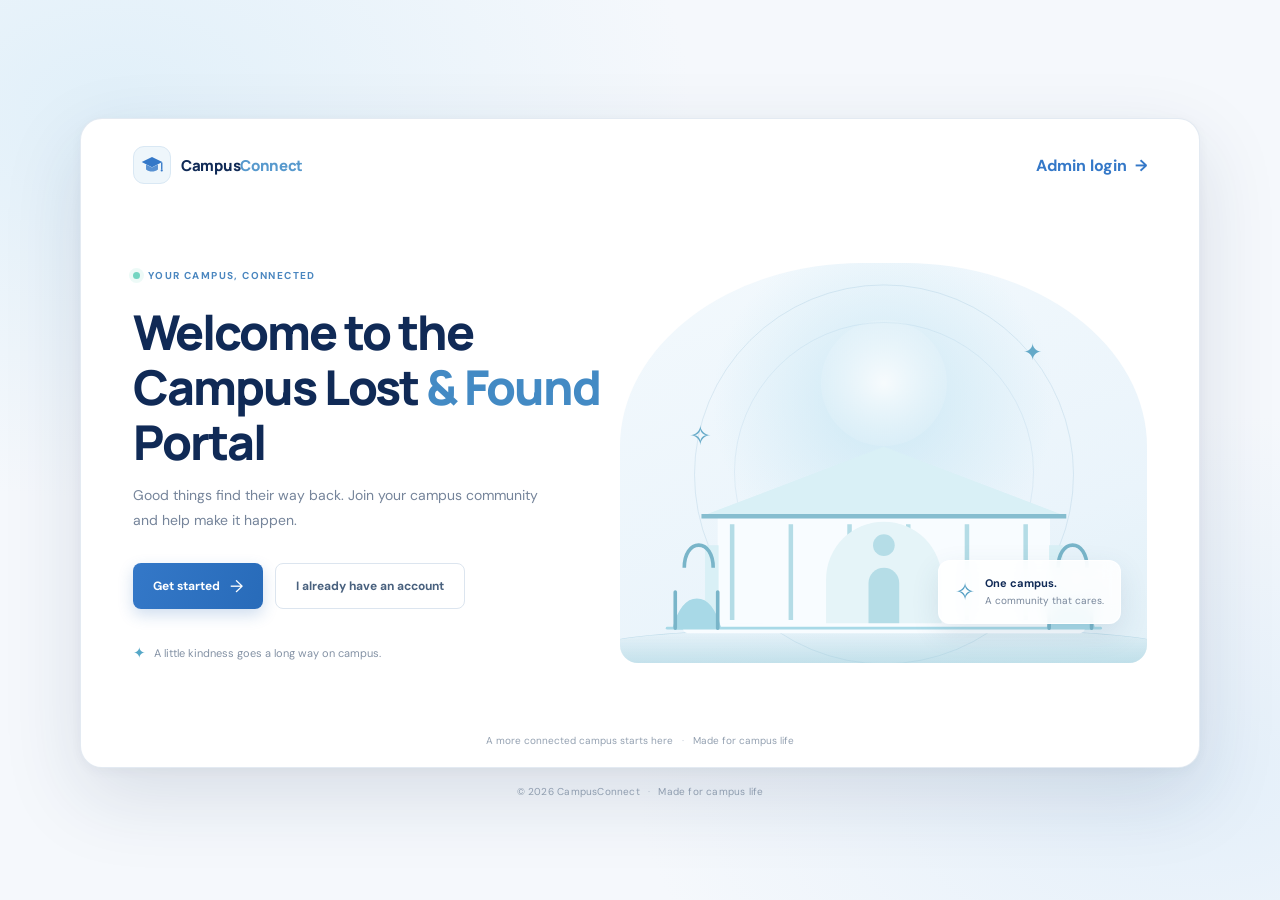
<file: index.html>
<!DOCTYPE html>
<html lang="en">
<head>
  <meta charset="UTF-8">
  <meta name="viewport" content="width=device-width, initial-scale=1.0">
  <meta name="theme-color" content="#102a56">
  <meta name="description" content="Student registration and login for the Campus Lost & Found Portal.">
  <title>Campus Lost &amp; Found Portal</title>
  <link rel="preconnect" href="https://fonts.googleapis.com">
  <link rel="preconnect" href="https://fonts.gstatic.com" crossorigin>
  <link href="https://fonts.googleapis.com/css2?family=DM+Sans:wght@400;500;600;700&family=Manrope:wght@400;500;600;700;800&display=swap" rel="stylesheet">
  <link rel="stylesheet" href="style.css">
  <script src="script.js" defer></script>
</head>
<body>
  <main class="page-shell">
    <section class="welcome-screen" id="welcome-view" aria-labelledby="welcome-title">
      <header class="landing-header">
        <a class="landing-brand" href="#" data-view="welcome" aria-label="CampusConnect welcome page">
          <span class="brand-mark" aria-hidden="true">
            <svg viewBox="0 0 48 48" fill="none">
              <path d="M5 18.5 24 9l19 9.5L24 28 5 18.5Z" fill="currentColor"/>
              <path d="M13 23v9.2c6.4 5.2 15.6 5.2 22 0V23l-11 5.5L13 23Z" fill="currentColor" opacity=".8"/>
              <path d="M42 20v11" stroke="currentColor" stroke-width="2.5" stroke-linecap="round"/>
              <circle cx="42" cy="34" r="2" fill="currentColor"/>
            </svg>
          </span>
          <span>Campus<span class="brand-light">Connect</span></span>
        </a>
        <button class="landing-login text-link" type="button" data-view="login">Admin login <span aria-hidden="true">→</span></button>
      </header>

      <div class="landing-content">
        <div class="landing-copy">
          <span class="eyebrow"><span class="eyebrow-dot"></span> YOUR CAMPUS, CONNECTED</span>
          <h1 id="welcome-title">Welcome to the<br>Campus Lost <span>&amp; Found</span> Portal</h1>
          <p>Good things find their way back. Join your campus community and help make it happen.</p>
          <div class="landing-actions">
            <button class="landing-primary" type="button" data-view="register">Get started <span aria-hidden="true">→</span></button>
            <button class="landing-secondary" type="button" data-view="login">I already have an account</button>
          </div>
          <div class="landing-note"><span class="landing-note-icon" aria-hidden="true">✦</span> A little kindness goes a long way on campus.</div>
        </div>

        <div class="landing-art" aria-hidden="true">
          <div class="landing-art-orbit orbit-one"></div>
          <div class="landing-art-orbit orbit-two"></div>
          <div class="landing-art-sun"></div>
          <svg class="landing-building" viewBox="0 0 560 300" fill="none">
            <path d="M40 266h480" stroke="#A8D9E7" stroke-width="3" stroke-linecap="round"/>
            <path d="M96 266V140h368v126" fill="#F8FCFF"/>
            <path d="M78 142h404L280 65 78 142Z" fill="#D9F0F6"/>
            <path d="M78 142h404" stroke="#86BDCF" stroke-width="5"/>
            <path d="M112 151v106M177 151v106M242 151v106M307 151v106M372 151v106M437 151v106" stroke="#B4DCE6" stroke-width="5"/>
            <path d="M216 266v-54a64 64 0 0 1 128 0v54" fill="#E5F4F8"/>
            <path d="M263 266v-50a17 17 0 0 1 34 0v50" fill="#B5DDE7"/>
            <path d="M268 174a12 12 0 1 0 24 0 12 12 0 0 0-24 0Z" fill="#B5DDE7"/>
            <path d="M82 266V174h15v92M463 266V174h15v92" fill="#D9F0F6"/>
            <path d="M72 266h416" stroke="#86BDCF" stroke-width="5"/>
            <path d="M63 266h434" stroke="#F8FCFF" stroke-width="11" stroke-linecap="round"/>
            <path d="M50 266h460" stroke="#A8D9E7" stroke-width="3" stroke-linecap="round"/>
            <path d="M46 266c6-22 15-33 27-33s21 11 27 33M460 266c6-22 15-33 27-33s21 11 27 33" fill="#A8D9E7"/>
            <path d="M49 266v-40M96 266v-40M463 266v-40M510 266v-40" stroke="#79B5C9" stroke-width="4" stroke-linecap="round"/>
            <path d="M59 199c0-15 7-25 16-25s16 10 16 25M473 199c0-15 7-25 16-25s16 10 16 25" stroke="#79B5C9" stroke-width="4"/>
          </svg>
          <div class="landing-art-ground"></div>
          <div class="landing-art-card">
            <span class="landing-art-card-icon" aria-hidden="true">✧</span>
            <span><strong>One campus.</strong><br>A community that cares.</span>
          </div>
          <span class="landing-star landing-star-one">✦</span>
          <span class="landing-star landing-star-two">✧</span>
        </div>
      </div>
      <footer class="landing-footer">A more connected campus starts here <span>·</span> Made for campus life</footer>
    </section>

    <section class="auth-card" aria-label="Campus Lost and Found student account" hidden>
      <aside class="welcome-panel">
        <a class="brand" href="#" data-view="welcome" aria-label="Campus Lost and Found Portal home">
          <span class="brand-mark" aria-hidden="true">
            <svg viewBox="0 0 48 48" fill="none">
              <path d="M5 18.5 24 9l19 9.5L24 28 5 18.5Z" fill="currentColor"/>
              <path d="M13 23v9.2c6.4 5.2 15.6 5.2 22 0V23l-11 5.5L13 23Z" fill="currentColor" opacity=".8"/>
              <path d="M42 20v11" stroke="currentColor" stroke-width="2.5" stroke-linecap="round"/>
              <circle cx="42" cy="34" r="2" fill="currentColor"/>
            </svg>
          </span>
          <span>Campus<span class="brand-light">Connect</span></span>
        </a>

        <div class="welcome-copy">
          <span class="eyebrow"><span class="eyebrow-dot"></span> YOUR CAMPUS, CONNECTED</span>
          <h1>Campus Lost<br>&amp; Found Portal</h1>
          <p>A little help from your campus community can make a lost item feel found again.</p>
        </div>

        <div class="campus-art" aria-hidden="true">
          <div class="art-sun"></div>
          <div class="art-cloud cloud-one"></div>
          <div class="art-cloud cloud-two"></div>
          <svg class="campus-building" viewBox="0 0 560 300" fill="none">
            <path d="M40 266h480" stroke="#A8D9E7" stroke-width="3" stroke-linecap="round"/>
            <path d="M96 266V140h368v126" fill="#F8FCFF"/>
            <path d="M78 142h404L280 65 78 142Z" fill="#D9F0F6"/>
            <path d="M78 142h404" stroke="#86BDCF" stroke-width="5"/>
            <path d="M112 151v106M177 151v106M242 151v106M307 151v106M372 151v106M437 151v106" stroke="#B4DCE6" stroke-width="5"/>
            <path d="M216 266v-54a64 64 0 0 1 128 0v54" fill="#E5F4F8"/>
            <path d="M263 266v-50a17 17 0 0 1 34 0v50" fill="#B5DDE7"/>
            <path d="M268 174a12 12 0 1 0 24 0 12 12 0 0 0-24 0Z" fill="#B5DDE7"/>
            <path d="M82 266V174h15v92M463 266V174h15v92" fill="#D9F0F6"/>
            <path d="M72 266h416" stroke="#86BDCF" stroke-width="5"/>
            <path d="M63 266h434" stroke="#F8FCFF" stroke-width="11" stroke-linecap="round"/>
            <path d="M50 266h460" stroke="#A8D9E7" stroke-width="3" stroke-linecap="round"/>
            <path d="M46 266c6-22 15-33 27-33s21 11 27 33M460 266c6-22 15-33 27-33s21 11 27 33" fill="#A8D9E7"/>
            <path d="M49 266v-40M96 266v-40M463 266v-40M510 266v-40" stroke="#79B5C9" stroke-width="4" stroke-linecap="round"/>
            <path d="M59 199c0-15 7-25 16-25s16 10 16 25" stroke="#79B5C9" stroke-width="4"/>
            <path d="M473 199c0-15 7-25 16-25s16 10 16 25" stroke="#79B5C9" stroke-width="4"/>
          </svg>
          <div class="art-ground"></div>
          <div class="quote-card">
            <span class="quote-icon" aria-hidden="true">“</span>
            <p>Good things find their way back.</p>
            <span>— Your campus community</span>
          </div>
          <span class="art-sparkle sparkle-one" aria-hidden="true">✦</span>
          <span class="art-sparkle sparkle-two" aria-hidden="true">✧</span>
        </div>

        <p class="panel-footer">A more connected campus starts here.</p>
      </aside>

      <section class="form-panel">
        <div class="mobile-brand" aria-hidden="true">
          <span class="brand-mark">
            <svg viewBox="0 0 48 48" fill="none">
              <path d="M5 18.5 24 9l19 9.5L24 28 5 18.5Z" fill="currentColor"/>
              <path d="M13 23v9.2c6.4 5.2 15.6 5.2 22 0V23l-11 5.5L13 23Z" fill="currentColor" opacity=".8"/>
              <path d="M42 20v11" stroke="currentColor" stroke-width="2.5" stroke-linecap="round"/>
              <circle cx="42" cy="34" r="2" fill="currentColor"/>
            </svg>
          </span>
          <span>Campus<span class="brand-light">Connect</span></span>
        </div>

        <div class="form-content">
          <button class="back-to-welcome text-link" type="button" data-view="welcome"><span aria-hidden="true">←</span> Back to welcome</button>
          <section class="auth-view" id="login-view" aria-labelledby="login-title">
            <div class="form-heading">
              <span class="form-kicker">WELCOME BACK</span>
              <h2 id="login-title">Sign in to your account</h2>
              <p>Pick up where your campus community left off.</p>
            </div>
            <form id="login-form" novalidate>
              <div class="field">
                <label for="login-email">Email address</label>
                <input id="login-email" name="email" type="email" placeholder="you@college.edu" autocomplete="email" required>
              </div>
              <div class="field">
                <div class="label-row">
                  <label for="login-password">Password</label>
                  <button class="text-link forgot-link" id="forgot-password" type="button">Forgot password?</button>
                </div>
                <div class="password-wrap">
                  <input id="login-password" name="password" type="password" placeholder="Enter your password" autocomplete="current-password" required>
                  <button class="visibility-toggle" type="button" data-password-target="login-password" aria-label="Show password" aria-pressed="false">
                    <svg viewBox="0 0 24 24" aria-hidden="true"><path d="M2.5 12s3.2-6 9.5-6 9.5 6 9.5 6-3.2 6-9.5 6-9.5-6-9.5-6Z"/><circle cx="12" cy="12" r="2.6"/></svg>
                  </button>
                </div>
              </div>
              <div class="form-options">
                <label class="checkbox-label" for="remember-me">
                  <input id="remember-me" name="remember" type="checkbox">
                  <span class="custom-checkbox" aria-hidden="true"></span>
                  Remember me
                </label>
              </div>
              <p class="form-message" id="login-message" role="status" aria-live="polite"></p>
              <button class="submit-button" type="submit">Sign in <span aria-hidden="true">→</span></button>
            </form>
            <p class="switch-prompt">New to the community? <button class="text-link switch-link" type="button" data-view="register">Create an account</button></p>
          </section>

          <section class="auth-view is-hidden" id="register-view" aria-labelledby="register-title" hidden>
            <div class="form-heading">
              <span class="form-kicker">JOIN YOUR CAMPUS</span>
              <h2 id="register-title">Create your account</h2>
              <p>Set up your student profile in just a few steps.</p>
            </div>
            <form id="register-form" novalidate>
              <div class="field">
                <label for="full-name">Full name</label>
                <input id="full-name" name="fullName" type="text" placeholder="e.g. Alex Morgan" autocomplete="name" required>
              </div>
              <div class="field">
                <label for="student-id">Student USN / ID</label>
                <input id="student-id" name="studentId" type="text" placeholder="Enter your student ID" autocomplete="off" required>
              </div>
              <div class="field-row">
                <div class="field">
                  <label for="register-email">Email address</label>
                  <input id="register-email" name="email" type="email" placeholder="you@college.edu" autocomplete="email" required>
                </div>
                <div class="field">
                  <label for="phone">Indian phone number</label>
                  <input id="phone" name="phone" type="tel" placeholder="+91 98765 43210" autocomplete="tel" inputmode="tel" required>
                </div>
              </div>
              <div class="field-row">
                <div class="field">
                  <label for="department">Department</label>
                  <select id="department" name="department" required>
                    <option value="" disabled selected>Select department</option>
                    <option>Computer Science</option>
                    <option>Engineering</option>
                    <option>Business</option>
                    <option>Arts &amp; Humanities</option>
                    <option>Science</option>
                    <option>Other</option>
                  </select>
                </div>
                <div class="field">
                  <label for="study-year">Year of study</label>
                  <select id="study-year" name="studyYear" required>
                    <option value="" disabled selected>Select year</option>
                    <option>1st year</option>
                    <option>2nd year</option>
                    <option>3rd year</option>
                    <option>4th year</option>
                    <option>Graduate</option>
                  </select>
                </div>
              </div>
              <div class="field-row">
                <div class="field">
                  <label for="register-password">Password</label>
                  <div class="password-wrap">
                    <input id="register-password" name="password" type="password" placeholder="At least 8 characters" autocomplete="new-password" required>
                    <button class="visibility-toggle" type="button" data-password-target="register-password" aria-label="Show password" aria-pressed="false">
                      <svg viewBox="0 0 24 24" aria-hidden="true"><path d="M2.5 12s3.2-6 9.5-6 9.5 6 9.5 6-3.2 6-9.5 6-9.5-6-9.5-6Z"/><circle cx="12" cy="12" r="2.6"/></svg>
                    </button>
                  </div>
                </div>
                <div class="field">
                  <label for="confirm-password">Confirm password</label>
                  <div class="password-wrap">
                    <input id="confirm-password" name="confirmPassword" type="password" placeholder="Enter it again" autocomplete="new-password" required>
                    <button class="visibility-toggle" type="button" data-password-target="confirm-password" aria-label="Show password" aria-pressed="false">
                      <svg viewBox="0 0 24 24" aria-hidden="true"><path d="M2.5 12s3.2-6 9.5-6 9.5 6 9.5 6-3.2 6-9.5 6-9.5-6-9.5-6Z"/><circle cx="12" cy="12" r="2.6"/></svg>
                    </button>
                  </div>
                </div>
              </div>
              <p class="form-message" id="register-message" role="status" aria-live="polite"></p>
              <button class="submit-button" type="submit">Create account <span aria-hidden="true">→</span></button>
            </form>
            <p class="switch-prompt">Already have an account? <button class="text-link switch-link" type="button" data-view="login">Sign in</button></p>
          </section>

          <p class="privacy-note"><span class="lock-icon" aria-hidden="true">⌑</span> Demo mode · Account data is stored in this browser.</p>
        </div>
      </section>
    </section>
    <footer class="page-footer">© <span id="current-year"></span> CampusConnect <span class="footer-divider">·</span> Made for campus life</footer>
  </main>
</body>
</html>
</file>
<file: style.css>
:root {
  color-scheme: light;
  --navy: #102a56;
  --navy-deep: #0c2145;
  --blue: #3478c8;
  --blue-dark: #2464ae;
  --sky: #eaf5fb;
  --ink: #1a2c46;
  --muted: #78879b;
  --line: #e2e8f0;
  --red: #bd3b48;
  --green: #237b58;
  font-family: "DM Sans", sans-serif;
  font-synthesis: none;
  text-rendering: optimizeLegibility;
}

* { box-sizing: border-box; }

body {
  min-width: 320px;
  min-height: 100vh;
  margin: 0;
  color: var(--ink);
  background:
    radial-gradient(ellipse at 9% 12%, rgba(216, 236, 248, .7), transparent 35%),
    radial-gradient(ellipse at 93% 86%, rgba(218, 234, 248, .65), transparent 33%),
    #f5f8fc;
}

button, input, select { font: inherit; }
button { cursor: pointer; }

.page-shell {
  display: flex;
  min-height: 100vh;
  flex-direction: column;
  align-items: center;
  justify-content: center;
  padding: 36px 24px 20px;
}

.welcome-screen {
  display: flex;
  width: min(1120px, 100%);
  min-height: 650px;
  flex-direction: column;
  padding: 25px 52px 20px;
  overflow: hidden;
  border: 1px solid rgba(220, 229, 239, .8);
  border-radius: 22px;
  background: #fff;
  box-shadow: 0 28px 80px rgba(26, 48, 82, .13), 0 3px 12px rgba(26, 48, 82, .04);
  animation: card-arrive .6s cubic-bezier(.2, .75, .3, 1) both;
}

.welcome-screen[hidden], .auth-card[hidden] { display: none; }

.landing-header {
  display: flex;
  align-items: center;
  justify-content: space-between;
  min-height: 42px;
}

.landing-brand {
  display: inline-flex;
  align-items: center;
  gap: 10px;
  color: var(--navy);
  font-family: "Manrope", sans-serif;
  font-size: 15px;
  font-weight: 800;
  letter-spacing: -.3px;
  text-decoration: none;
}

.landing-brand .brand-mark {
  border-color: #d9e8f4;
  background: #eef6fb;
  color: #3478c8;
}

.landing-brand .brand-light { color: #5799cd; }
.landing-login { display: inline-flex; align-items: center; gap: 8px; font-size: 12px; }
.landing-login span { font-size: 16px; }

.landing-content {
  display: grid;
  flex: 1;
  grid-template-columns: .94fr 1.06fr;
  align-items: center;
  gap: 20px;
  padding: 25px 0 19px;
}

.landing-copy { position: relative; z-index: 1; }
.landing-copy .eyebrow { color: #4a86bf; }

.landing-copy h1 {
  margin: 20px 0 14px;
  color: var(--navy);
  font-family: "Manrope", sans-serif;
  font-size: clamp(35px, 4vw, 48px);
  font-weight: 800;
  letter-spacing: -2px;
  line-height: 1.15;
}

.landing-copy h1 span { color: #438ac4; }
.landing-copy > p { max-width: 430px; margin: 0; color: #75849a; font-size: 14px; line-height: 1.8; }
.landing-actions { display: flex; flex-wrap: wrap; align-items: center; gap: 12px; margin-top: 30px; }

.landing-primary, .landing-secondary {
  min-height: 46px;
  padding: 0 20px;
  border-radius: 8px;
  font-size: 12px;
  font-weight: 700;
  transition: transform .18s, box-shadow .18s, background .18s, border-color .18s;
}

.landing-primary {
  display: inline-flex;
  align-items: center;
  justify-content: center;
  gap: 10px;
  border: 0;
  background: linear-gradient(110deg, #3478c8, #286bb9);
  box-shadow: 0 6px 15px rgba(43, 107, 184, .22);
  color: #fff;
}

.landing-primary:hover { transform: translateY(-1px); box-shadow: 0 9px 19px rgba(43, 107, 184, .28); }
.landing-primary span { font-size: 17px; font-weight: 400; transition: transform .18s; }
.landing-primary:hover span { transform: translateX(3px); }

.landing-secondary {
  border: 1px solid #dce5ef;
  background: #fff;
  color: #49617e;
}

.landing-secondary:hover { transform: translateY(-1px); border-color: #a9c5e1; background: #f7fbff; }
.landing-note { display: flex; align-items: center; gap: 8px; margin-top: 34px; color: #8492a5; font-size: 11px; }
.landing-note-icon { color: #55a7c7; font-size: 15px; }

.landing-art {
  position: relative;
  min-height: 400px;
  overflow: hidden;
  border-radius: 46% 46% 18px 18px;
  background:
    radial-gradient(ellipse at 50% 35%, rgba(201, 231, 244, .88), transparent 46%),
    linear-gradient(160deg, #f3f9fd, #eaf4fb 70%, #e1f0f7);
}

.landing-art-orbit {
  position: absolute;
  top: 50%;
  left: 50%;
  width: 380px;
  height: 380px;
  transform: translate(-50%, -47%);
  border: 1px solid rgba(108, 163, 196, .18);
  border-radius: 50%;
}

.orbit-two { width: 300px; height: 300px; border-color: rgba(108, 163, 196, .13); }

.landing-art-sun {
  position: absolute;
  top: 57px;
  left: 50%;
  width: 126px;
  height: 126px;
  transform: translateX(-50%);
  border-radius: 50%;
  background: radial-gradient(circle, rgba(255,255,255,.82), rgba(255,255,255,.1) 72%);
}

.landing-building {
  position: absolute;
  z-index: 1;
  right: 2%;
  bottom: 1%;
  left: 2%;
  width: 96%;
  max-height: 280px;
}

.landing-art-ground {
  position: absolute;
  right: -3%;
  bottom: 0;
  left: -3%;
  height: 36px;
  border-top: 1px solid rgba(106, 170, 197, .28);
  border-radius: 50% 50% 0 0;
  background: linear-gradient(0deg, rgba(159, 207, 220, .5), transparent);
}

.landing-art-card {
  position: absolute;
  z-index: 2;
  right: 5%;
  bottom: 39px;
  display: flex;
  align-items: center;
  gap: 10px;
  padding: 12px 16px;
  border: 1px solid rgba(255,255,255,.85);
  border-radius: 12px;
  background: rgba(255,255,255,.86);
  box-shadow: 0 10px 28px rgba(49, 91, 126, .12);
  color: #77869a;
  font-size: 10px;
  line-height: 1.6;
  backdrop-filter: blur(8px);
}

.landing-art-card strong { color: var(--navy); font-size: 11px; }
.landing-art-card-icon { color: #4f9cc2; font-size: 24px; }
.landing-star { position: absolute; z-index: 1; color: #64a9c8; }
.landing-star-one { top: 74px; right: 20%; font-size: 23px; }
.landing-star-two { top: 155px; left: 13%; font-size: 27px; }

.landing-footer { color: #94a1b1; font-size: 10px; text-align: center; }
.landing-footer span { padding: 0 6px; color: #c0cad5; }

.auth-card {
  display: grid;
  width: min(1120px, 100%);
  min-height: 680px;
  grid-template-columns: .91fr 1.09fr;
  overflow: hidden;
  border: 1px solid rgba(220, 229, 239, .8);
  border-radius: 22px;
  background: #fff;
  box-shadow: 0 28px 80px rgba(26, 48, 82, .13), 0 3px 12px rgba(26, 48, 82, .04);
  animation: card-arrive .6s cubic-bezier(.2, .75, .3, 1) both;
}

.welcome-panel {
  position: relative;
  display: flex;
  min-height: 680px;
  flex-direction: column;
  overflow: hidden;
  padding: 37px 43px 29px;
  color: #fff;
  background:
    radial-gradient(ellipse at 81% 75%, rgba(35, 115, 177, .56), transparent 43%),
    linear-gradient(148deg, #173b70 3%, #102c59 58%, #0c2349 100%);
}

.welcome-panel::before,
.welcome-panel::after {
  position: absolute;
  width: 360px;
  height: 360px;
  border: 1px solid rgba(188, 223, 242, .1);
  border-radius: 50%;
  content: "";
  pointer-events: none;
}

.welcome-panel::before { top: 148px; left: -203px; }
.welcome-panel::after { top: 179px; left: -171px; width: 295px; height: 295px; }

.brand, .mobile-brand {
  position: relative;
  z-index: 1;
  display: inline-flex;
  width: fit-content;
  align-items: center;
  gap: 10px;
  color: #fff;
  font-family: "Manrope", sans-serif;
  font-size: 15px;
  font-weight: 800;
  letter-spacing: -.3px;
  text-decoration: none;
}

.brand-mark {
  display: grid;
  width: 38px;
  height: 38px;
  place-items: center;
  border: 1px solid rgba(255,255,255,.25);
  border-radius: 11px;
  background: rgba(255,255,255,.12);
  color: #c3ecff;
}

.brand-mark svg { width: 26px; height: 26px; }
.brand-light { color: #8dd4ef; }

.welcome-copy { position: relative; z-index: 1; margin-top: 72px; }
.eyebrow, .form-kicker {
  display: inline-flex;
  align-items: center;
  gap: 8px;
  color: #9cdaef;
  font-size: 10px;
  font-weight: 700;
  letter-spacing: 1.4px;
}

.eyebrow-dot {
  width: 7px;
  height: 7px;
  border-radius: 50%;
  background: #73d5c1;
  box-shadow: 0 0 0 4px rgba(115, 213, 193, .13);
}

.welcome-copy h1 {
  margin: 18px 0 13px;
  font-family: "Manrope", sans-serif;
  font-size: clamp(31px, 3.2vw, 39px);
  font-weight: 800;
  letter-spacing: -1.6px;
  line-height: 1.16;
}

.welcome-copy p {
  max-width: 340px;
  margin: 0;
  color: #d3e2f2;
  font-size: 13px;
  line-height: 1.8;
}

.campus-art {
  position: relative;
  flex: 1;
  min-height: 250px;
  margin: 5px -25px 0;
}

.art-sun {
  position: absolute;
  top: 44px;
  left: 50%;
  width: 118px;
  height: 118px;
  transform: translateX(-50%);
  border: 1px solid rgba(209, 239, 249, .18);
  border-radius: 50%;
  background: radial-gradient(circle, rgba(167, 224, 239, .2), rgba(167, 224, 239, .01) 69%);
}

.art-cloud {
  position: absolute;
  width: 45px;
  height: 9px;
  border-radius: 20px;
  background: rgba(209, 239, 249, .27);
}

.art-cloud::before, .art-cloud::after {
  position: absolute;
  bottom: 3px;
  border-radius: 50%;
  background: inherit;
  content: "";
}

.art-cloud::before { left: 8px; width: 18px; height: 18px; }
.art-cloud::after { left: 21px; width: 14px; height: 14px; }
.cloud-one { top: 94px; left: 11%; transform: scale(.85); }
.cloud-two { top: 117px; right: 9%; transform: scale(.65); }

.campus-building {
  position: absolute;
  z-index: 1;
  right: 0;
  bottom: 0;
  left: 0;
  width: 100%;
  max-height: 252px;
}

.art-ground {
  position: absolute;
  right: -15px;
  bottom: 0;
  left: -15px;
  height: 27px;
  border-top: 1px solid rgba(158, 218, 233, .26);
  border-radius: 50% 50% 0 0;
  background: linear-gradient(0deg, rgba(22, 107, 141, .28), transparent);
}

.quote-card {
  position: absolute;
  z-index: 2;
  right: 6px;
  bottom: 29px;
  width: 199px;
  padding: 12px 14px 12px 36px;
  border: 1px solid rgba(255, 255, 255, .18);
  border-radius: 12px;
  background: rgba(255, 255, 255, .13);
  box-shadow: 0 8px 25px rgba(7, 23, 48, .13);
  backdrop-filter: blur(12px);
}

.quote-icon {
  position: absolute;
  top: 4px;
  left: 12px;
  color: #9cdaef;
  font-family: Georgia, serif;
  font-size: 30px;
  line-height: 1;
}

.quote-card p { margin: 0 0 4px; font-size: 11px; font-weight: 700; }
.quote-card > span:last-child { color: #d2e8f4; font-size: 9px; }
.art-sparkle { position: absolute; z-index: 1; color: #9cdaef; }
.sparkle-one { top: 67px; right: 17%; font-size: 20px; }
.sparkle-two { top: 153px; left: 17%; font-size: 23px; }
.panel-footer { position: relative; z-index: 1; margin: 14px 0 0; color: #9bb3d0; font-size: 10px; letter-spacing: .2px; }

.form-panel {
  display: flex;
  align-items: center;
  justify-content: center;
  padding: 46px 62px 38px;
}

.form-content { width: min(100%, 430px); }
.back-to-welcome { margin: 0 0 22px; font-size: 10px; }
.back-to-welcome span { margin-right: 4px; font-size: 14px; }
.form-heading { margin-bottom: 30px; }
.form-kicker { color: #4a86bf; font-size: 9px; letter-spacing: 1.45px; }

.form-heading h2 {
  margin: 10px 0 6px;
  color: var(--navy);
  font-family: "Manrope", sans-serif;
  font-size: 27px;
  font-weight: 800;
  letter-spacing: -.9px;
  line-height: 1.28;
}

.form-heading p { margin: 0; color: var(--muted); font-size: 12px; line-height: 1.6; }
.field { min-width: 0; margin-bottom: 18px; }
.field label, .label-row > label { display: block; margin-bottom: 7px; color: #33445d; font-size: 11px; font-weight: 700; }

.field input, .field select {
  display: block;
  width: 100%;
  height: 45px;
  padding: 0 13px;
  border: 1px solid var(--line);
  border-radius: 8px;
  outline: none;
  background: #fff;
  color: var(--ink);
  font-size: 12px;
  transition: border-color .2s, box-shadow .2s, background-color .2s;
}

.field input::placeholder { color: #a7b2c0; }
.field select { color: #66758a; cursor: pointer; }
.field select:valid { color: var(--ink); }

.field input:focus, .field select:focus {
  border-color: #6ea4d9;
  box-shadow: 0 0 0 3px rgba(78, 140, 202, .13);
}

.field input[aria-invalid="true"], .field select[aria-invalid="true"] { border-color: #d16c75; }
.field-row { display: grid; grid-template-columns: 1fr 1fr; gap: 13px; }
.label-row { display: flex; align-items: center; justify-content: space-between; }
.label-row > label { margin-bottom: 7px; }

.text-link {
  padding: 0;
  border: 0;
  background: transparent;
  color: var(--blue);
  font-size: inherit;
  font-weight: 700;
  text-decoration: none;
}

.text-link:hover { color: var(--blue-dark); text-decoration: underline; }
.forgot-link { margin: 0 0 7px; font-size: 10px; }
.password-wrap { position: relative; }
.password-wrap input { padding-right: 43px; }

.visibility-toggle {
  position: absolute;
  top: 50%;
  right: 8px;
  display: grid;
  width: 30px;
  height: 30px;
  transform: translateY(-50%);
  place-items: center;
  border: 0;
  border-radius: 6px;
  background: transparent;
  color: #8290a2;
  transition: color .18s, background .18s;
}

.visibility-toggle:hover { background: #f0f6fb; color: var(--blue); }
.visibility-toggle svg { width: 17px; height: 17px; fill: none; stroke: currentColor; stroke-width: 1.6; }
.visibility-toggle svg circle { fill: currentColor; stroke: none; }
.form-options { display: flex; justify-content: space-between; margin: -1px 0 17px; }
.checkbox-label { display: inline-flex; align-items: center; gap: 8px; color: #59697f; font-size: 11px; cursor: pointer; }
.checkbox-label input { position: absolute; width: 1px; height: 1px; opacity: 0; }

.custom-checkbox {
  display: grid;
  width: 15px;
  height: 15px;
  place-items: center;
  border: 1px solid #cbd5e1;
  border-radius: 4px;
  background: #fff;
  transition: background .18s, border-color .18s;
}

.custom-checkbox::after {
  width: 7px;
  height: 4px;
  transform: rotate(-45deg) translate(1px, -1px);
  border-bottom: 1.5px solid #fff;
  border-left: 1.5px solid #fff;
  content: "";
  opacity: 0;
}

.checkbox-label input:checked + .custom-checkbox { border-color: var(--blue); background: var(--blue); }
.checkbox-label input:checked + .custom-checkbox::after { opacity: 1; }
.checkbox-label input:focus-visible + .custom-checkbox { outline: 3px solid rgba(78, 140, 202, .22); }

.form-message { display: none; margin: 0 0 12px; font-size: 11px; line-height: 1.5; }
.form-message.is-visible { display: block; }
.form-message.is-error { color: var(--red); }
.form-message.is-success { color: var(--green); }

.submit-button {
  display: flex;
  width: 100%;
  height: 47px;
  align-items: center;
  justify-content: center;
  gap: 9px;
  border: 0;
  border-radius: 8px;
  background: linear-gradient(110deg, #3478c8, #286bb9);
  box-shadow: 0 6px 15px rgba(43, 107, 184, .22);
  color: #fff;
  font-size: 12px;
  font-weight: 700;
  transition: transform .18s, box-shadow .18s, background .18s;
}

.submit-button:hover { transform: translateY(-1px); background: linear-gradient(110deg, #286dbb, #205fa9); box-shadow: 0 9px 19px rgba(43, 107, 184, .28); }
.submit-button:active { transform: translateY(0); }
.submit-button span { font-size: 17px; font-weight: 400; transition: transform .18s; }
.submit-button:hover span { transform: translateX(3px); }
.switch-prompt { margin: 22px 0 0; color: #8290a2; font-size: 11px; text-align: center; }
.switch-link { margin-left: 3px; }
.privacy-note { display: flex; align-items: center; justify-content: center; gap: 7px; margin: 39px 0 0; color: #97a3b2; font-size: 10px; }
.lock-icon { font-size: 13px; line-height: 1; }
.mobile-brand { display: none; }
.page-footer { padding-top: 17px; color: #98a5b6; font-size: 10px; letter-spacing: .2px; text-align: center; }
.footer-divider { padding: 0 5px; color: #c0cad5; }
.is-hidden { display: none !important; }

@keyframes card-arrive {
  from { transform: translateY(10px); opacity: 0; }
  to { transform: translateY(0); opacity: 1; }
}

@media (min-width: 1100px) {
  .auth-card:has(#register-view:not([hidden])) { min-height: 760px; }
  .auth-card:has(#register-view:not([hidden])) .welcome-panel { min-height: 760px; }
  .auth-card:has(#register-view:not([hidden])) .form-panel { padding-top: 34px; padding-bottom: 30px; }
  .auth-card:has(#register-view:not([hidden])) .form-heading { margin-bottom: 20px; }
  .auth-card:has(#register-view:not([hidden])) .field { margin-bottom: 12px; }
  .auth-card:has(#register-view:not([hidden])) .privacy-note { margin-top: 22px; }
}

@media (max-width: 900px) {
  .page-shell { padding: 26px 18px 16px; }
  .welcome-screen { min-height: 610px; padding-right: 35px; padding-left: 35px; }
  .landing-content { grid-template-columns: .9fr 1.1fr; gap: 12px; }
  .landing-art { min-height: 350px; }
  .landing-art-orbit { width: 330px; height: 330px; }
  .orbit-two { width: 260px; height: 260px; }
  .landing-copy h1 { font-size: 39px; }
  .landing-actions { gap: 9px; }
  .landing-primary, .landing-secondary { padding-right: 14px; padding-left: 14px; }
  .auth-card { width: min(760px, 100%); min-height: 630px; grid-template-columns: .82fr 1.18fr; }
  .welcome-panel { min-height: 630px; padding: 31px 28px 24px; }
  .welcome-copy { margin-top: 68px; }
  .welcome-copy h1 { font-size: 32px; }
  .campus-art { min-height: 230px; margin-right: -23px; margin-left: -23px; }
  .quote-card { right: 0; width: 173px; }
  .form-panel { padding: 40px 38px 32px; }
}

@media (max-width: 640px) {
  .page-shell { justify-content: flex-start; padding: 18px 12px 14px; }
  .welcome-screen { min-height: 0; padding: 19px 22px 18px; border-radius: 17px; }
  .landing-header { min-height: 38px; }
  .landing-brand { gap: 8px; font-size: 14px; }
  .landing-brand .brand-mark { width: 35px; height: 35px; }
  .landing-login { font-size: 11px; }
  .landing-content { display: flex; flex-direction: column; align-items: stretch; gap: 6px; padding: 38px 0 23px; }
  .landing-copy h1 { margin-top: 16px; font-size: clamp(32px, 8vw, 40px); letter-spacing: -1.5px; }
  .landing-copy > p { font-size: 12px; }
  .landing-actions { margin-top: 23px; }
  .landing-primary, .landing-secondary { min-height: 43px; font-size: 11px; }
  .landing-note { margin-top: 22px; font-size: 10px; }
  .landing-art { min-height: 265px; margin-top: 8px; border-radius: 45% 45% 14px 14px; }
  .landing-art-orbit { width: 270px; height: 270px; }
  .orbit-two { width: 210px; height: 210px; }
  .landing-art-sun { top: 28px; width: 95px; height: 95px; }
  .landing-building { bottom: 1%; }
  .landing-art-card { right: 3%; bottom: 25px; padding: 9px 12px; }
  .landing-star-one { top: 46px; }
  .landing-star-two { top: 102px; }
  .landing-footer { padding-top: 3px; font-size: 9px; }
  .auth-card { display: block; width: min(480px, 100%); min-height: 0; border-radius: 17px; }
  .welcome-panel { display: none; }
  .form-panel { display: block; padding: 23px 24px 24px; }
  .mobile-brand { display: inline-flex; margin-bottom: 29px; color: var(--navy); }
  .mobile-brand .brand-mark { border-color: #d9e8f4; background: #eef6fb; color: #3478c8; }
  .mobile-brand .brand-light { color: #5799cd; }
  .form-heading { margin-bottom: 24px; }
  .form-heading h2 { font-size: 24px; }
  .field { margin-bottom: 16px; }
  .field-row { gap: 10px; }
  .privacy-note { margin-top: 30px; font-size: 9px; }
  .auth-card:has(#register-view:not([hidden])) .form-panel { padding-top: 20px; padding-bottom: 20px; }
  .auth-card:has(#register-view:not([hidden])) .mobile-brand { margin-bottom: 19px; }
  .auth-card:has(#register-view:not([hidden])) .form-heading { margin-bottom: 17px; }
  .auth-card:has(#register-view:not([hidden])) .field { margin-bottom: 11px; }
  .auth-card:has(#register-view:not([hidden])) .field label { margin-bottom: 5px; }
  .auth-card:has(#register-view:not([hidden])) .field input,
  .auth-card:has(#register-view:not([hidden])) .field select { height: 42px; }
  .auth-card:has(#register-view:not([hidden])) .privacy-note { margin-top: 20px; }
  .page-footer { padding-top: 13px; font-size: 9px; }
}

@media (max-width: 390px) {
  .welcome-screen { padding-right: 17px; padding-left: 17px; }
  .landing-actions { align-items: stretch; flex-direction: column; }
  .landing-primary, .landing-secondary { width: 100%; }
  .form-panel { padding-right: 18px; padding-left: 18px; }
  .field-row { gap: 8px; }
  .field-row .field label { font-size: 10px; }
  .field input, .field select { padding-right: 9px; padding-left: 9px; font-size: 11px; }
  .field input::placeholder { font-size: 10px; }
}

@media (prefers-reduced-motion: reduce) {
  *, *::before, *::after { scroll-behavior: auto !important; animation-duration: .01ms !important; animation-iteration-count: 1 !important; transition-duration: .01ms !important; }
}
</file>
